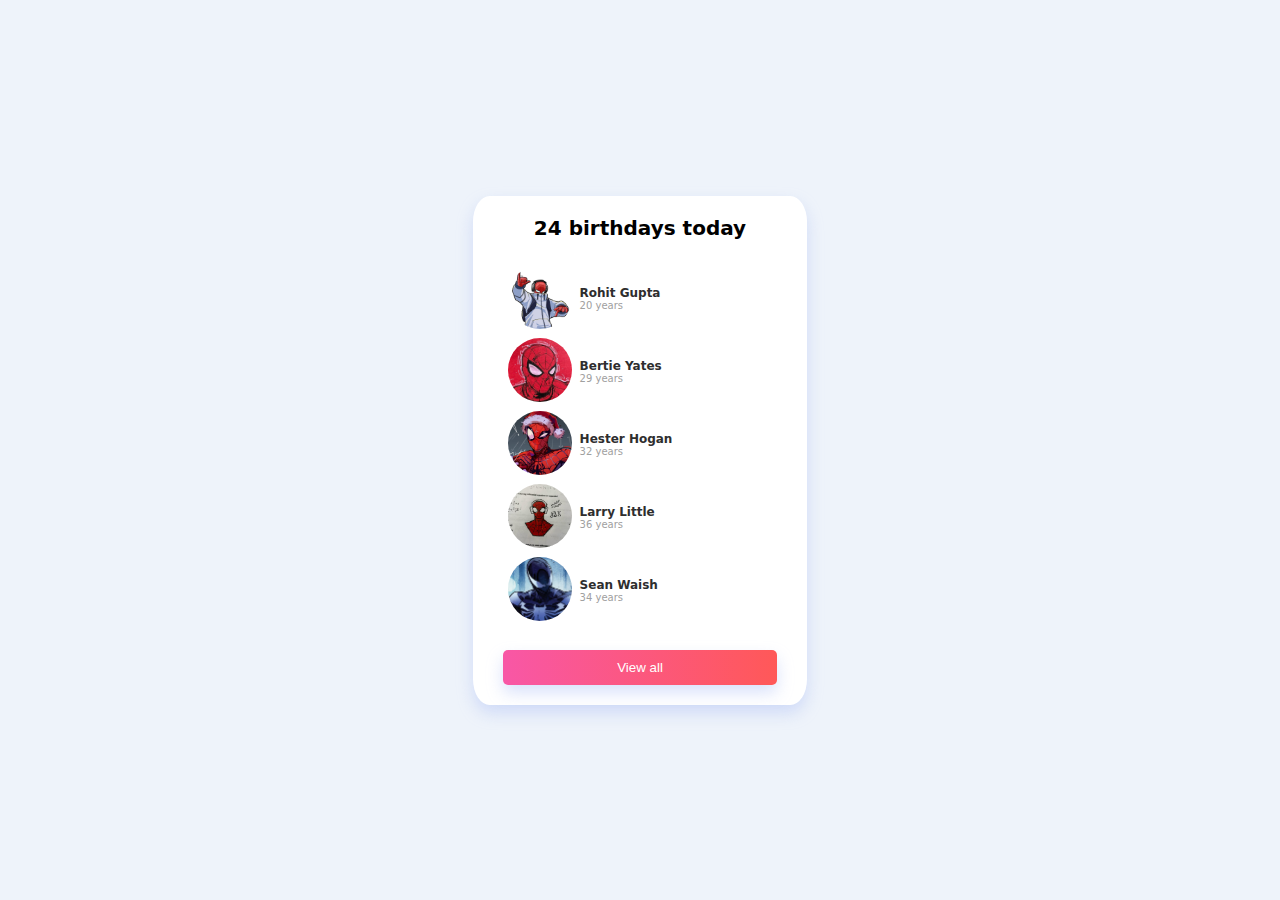
<file: web-work/birthday-list/index.html>
<!DOCTYPE html>
<html lang="en">
<head>
    <meta charset="UTF-8">
    <meta name="viewport" content="width=device-width, initial-scale=1.0">
    <title>Birthday list</title>
    <link rel="stylesheet" href="style.css">
</head>
<body>

    <div class="wrapper">

        <div class="counts">
            <h1>24 birthdays today</h1>
        </div>

        <div class="list">
            <ul>

                <li class="list-item">

                    <div class="profile-image">
                        <img src="images/img1.jpg" alt="">
                    </div>

                    <div class="profile-info">
                        <h1>Rohit Gupta</h1>
                        <p>20 years</p>
                    </div>
                </li>

                <li class="list-item">

                    <div class="profile-image">
                        <img src="images/img2.jpg" alt="">
                    </div>

                    <div class="profile-info">
                        <h1>Bertie Yates</h1>
                        <p>29 years</p>
                    </div>
                </li>

                <li class="list-item">

                    <div class="profile-image">
                        <img src="images/img3.jpg" alt="">
                    </div>

                    <div class="profile-info">
                        <h1>Hester Hogan</h1>
                        <p>32 years</p>
                    </div>
                </li>

                <li class="list-item">

                    <div class="profile-image">
                        <img src="images/img4.jpg" alt="">
                    </div>

                    <div class="profile-info">
                        <h1>Larry Little</h1>
                        <p>36 years</p>
                    </div>
                </li>

                <li class="list-item">

                    <div class="profile-image">
                        <img src="images/img5.jpg" alt="">
                    </div>

                    <div class="profile-info">
                        <h1>Sean Waish</h1>
                        <p>34 years</p>
                    </div>
                </li>
            </ul>
        </div>

        <div class="view-all">
            <button>View all</button>
        </div>
    </div>
</body>
</html>
</file>
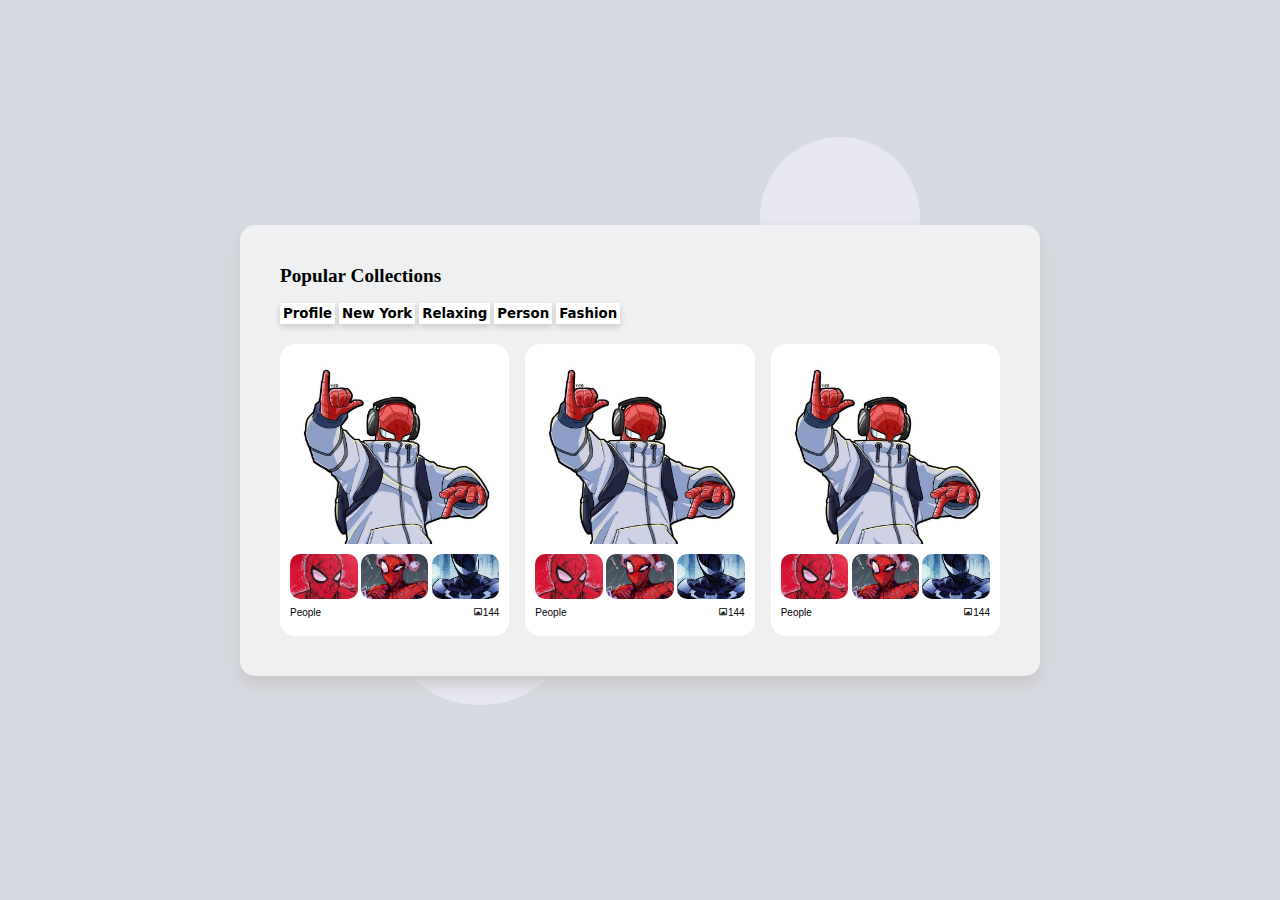
<file: web-work/collections-list/index.html>
<!DOCTYPE html>
<html lang="en">
<head>
    <meta charset="UTF-8">
    <meta name="viewport" content="width=device-width, initial-scale=1.0">
    <title>Collection List</title>
    <link href='https://unpkg.com/boxicons@2.1.4/css/boxicons.min.css' rel='stylesheet'>
    <link rel="stylesheet" href="style.css">
</head>
<body>
    
    <div class="wrapper">

        <div class="circle1"></div>
        <div class="circle2"></div>

        <div class="top">

            <h1>Popular Collections</h1>

            <div class="options">
                <button>Profile</button>
                <button>New York</button>
                <button>Relaxing</button>
                <button>Person</button>
                <button>Fashion</button>
            </div>
        </div>

        <div class="list">

            <div class="item">

                <div class="main-image">
                    <img src="images/img1.jpg" alt="">
                </div>

                <div class="other-images">
                    <img src="images/img2.jpg" alt="">
                    <img src="images/img3.jpg" alt="">
                    <img src="images/img5.jpg" alt="">
                </div>

                <div class="bottom">
                    <p>People</p>
                    <p class="count"><i class='bx bx-image-alt' ></i>144</p>
                </div>
            </div>

            <div class="item">

                <div class="main-image">
                    <img src="images/img1.jpg" alt="">
                </div>

                <div class="other-images">
                    <img src="images/img2.jpg" alt="">
                    <img src="images/img3.jpg" alt="">
                    <img src="images/img5.jpg" alt="">
                </div>

                <div class="bottom">
                    <p>People</p>
                    <p class="count"><i class='bx bx-image-alt' ></i>144</p>
                </div>
            </div>

            <div class="item">

                <div class="main-image">
                    <img src="images/img1.jpg" alt="">
                </div>

                <div class="other-images">
                    <img src="images/img2.jpg" alt="">
                    <img src="images/img3.jpg" alt="">
                    <img src="images/img5.jpg" alt="">
                </div>

                <div class="bottom">
                    <p>People</p>
                    <p class="count"><i class='bx bx-image-alt' ></i>144</p>
                </div>
            </div>
        </div>
    </div>
</body>
</html>
</file>
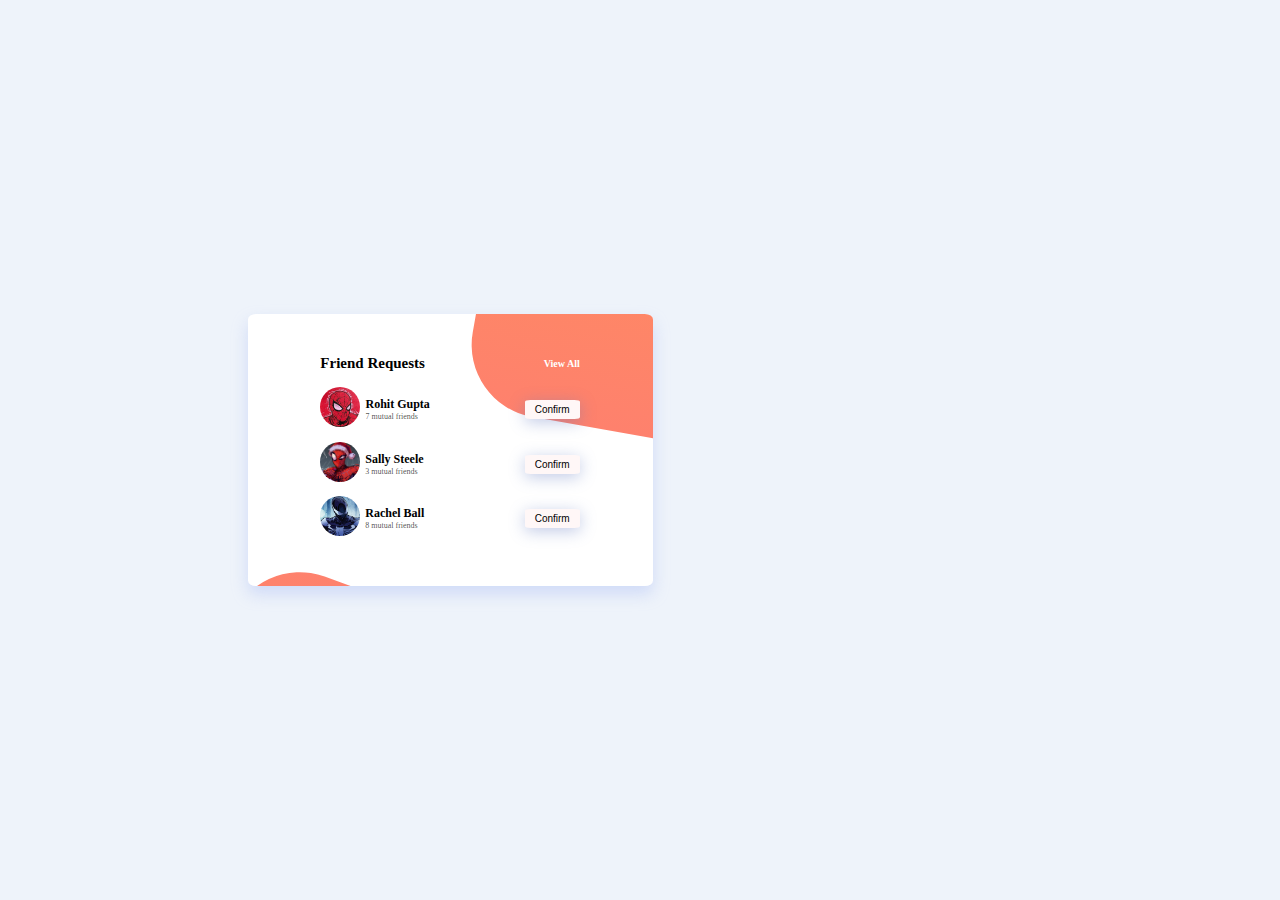
<file: web-work/friend-requests/index.html>
<!DOCTYPE html>
<html lang="en">
<head>
    <meta charset="UTF-8">
    <meta name="viewport" content="width=device-width, initial-scale=1.0">
    <title>Friend Requests</title>
    <link rel="stylesheet" href="style.css">
</head>
<body>
    
    <div class="wrapper">

        
        <div class="upper-bg"></div>
        <div class="lower-bg"></div>

        <div class="container">
            <div class="headers">
                <h1 class="requests">Friend Requests</h1>
                <h1 class="view-all">View All</h1>
            </div>
    
            <div class="list">
                <ul>
                    <li><div class="list-item">
        
                        <div class="profile-info">

                            <div class="profile-pic">
                                <img src="img.jpg" alt="">
                            </div>

                            <div class="profile-name">
                                <h1>Rohit Gupta</h1>
                                <p>7 mutual friends</p>
                            </div>
                        </div>
    
                        <div class="confirm-btn">
                            <button>Confirm</button>
                        </div>
                    </div></li>
    
                    <li><div class="list-item">
        
                        <div class="profile-info">

                            <div class="profile-pic">
                                <img src="img1.jpg" alt="">
                            </div>

                            <div class="profile-name">
                                <h1>Sally Steele</h1>
                                <p>3 mutual friends</p>
                            </div>
                        </div>
    
                        <div class="confirm-btn">
                            <button>Confirm</button>
                        </div>
                    </div></li>
    
                    <li><div class="list-item">
        
                        <div class="profile-info">

                            <div class="profile-pic">
                                <img src="img2.jpg" alt="">
                            </div>

                            <div class="profile-name">
                                <h1>Rachel Ball</h1>
                                <p>8 mutual friends</p>
                            </div>
                        </div>
    
                        <div class="confirm-btn">
                            <button>Confirm</button>
                        </div>
                    </div></li>
                </ul>
            </div>
        </div>
    </div>
</body>
</html>
</file>
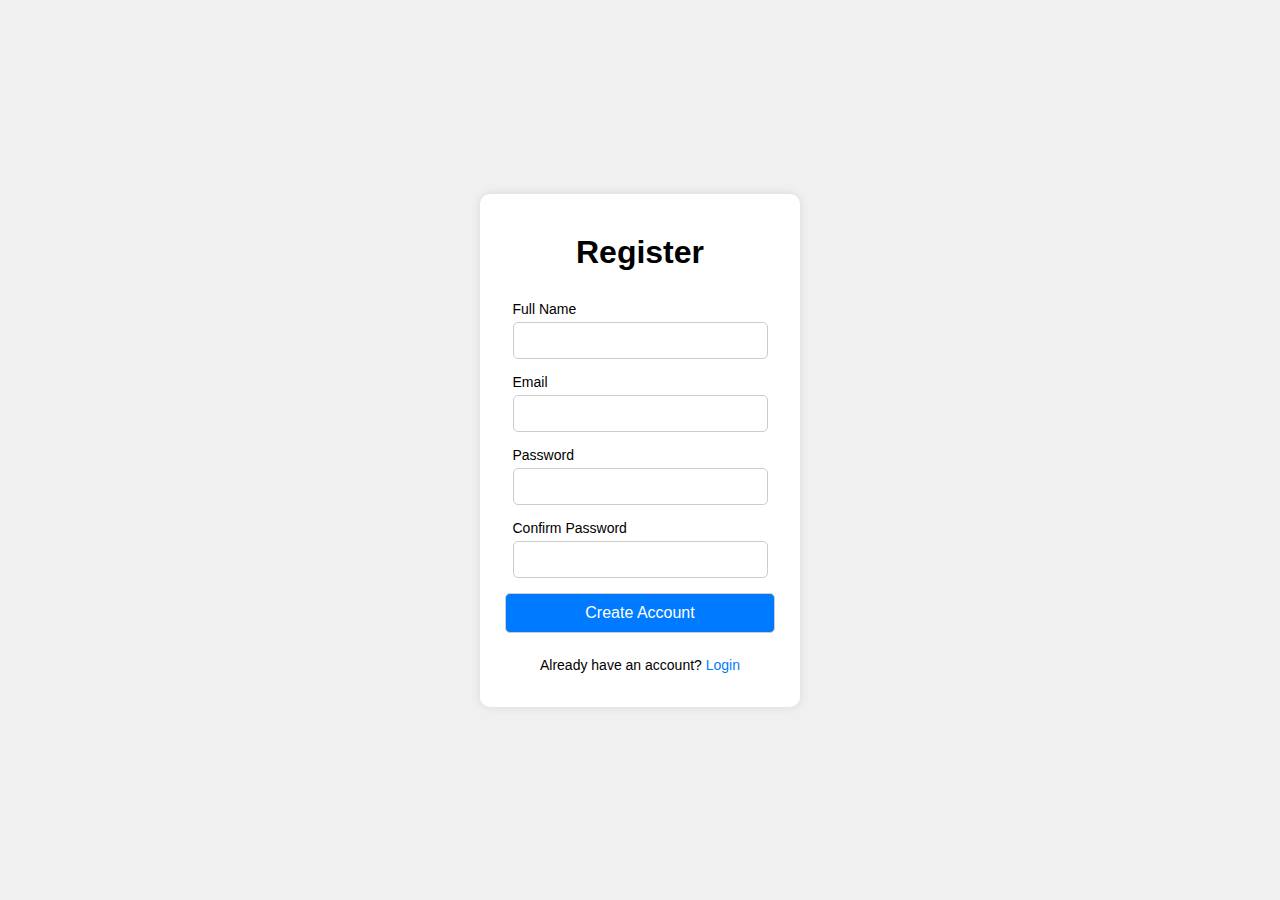
<file: web-work/home-page/index.html>
<!DOCTYPE html>
<html lang="en">
<head>
    <meta charset="UTF-8">
    <meta name="viewport" content="width=device-width, initial-scale=1.0">
    <title>Registration Page</title>
    <link rel="stylesheet" href="style.css">
</head>
<body>

    <div class="wrapper">
        <form action="/label" method="post">
            <h1>Register</h1>

            <div class="input-group">
                <label for="full-name">Full Name</label>
                <input type="text" name="full-name" id="full-name">
            </div>

            <div class="input-group">
                <label for="email">Email</label>
                <input type="text" name="email" id="email">
            </div>

            <div class="input-group">
                <label for="password">Password</label>
                <input type="text" name="passwor" id="password">
            </div>

            <div class="input-group">
                <label for="confirm-pass">Confirm Password</label>
                <input type="text" name="confirm-pass" id="confirm-pass">
            </div>

            <div class="button">
                <button type="submit">Create Account</button>
            </div>

            <div class="login">
                <p>Already have an account? <a href="#">Login</a></p>
            </div>
        </form>
    </div>
</body>
</html>
</file>
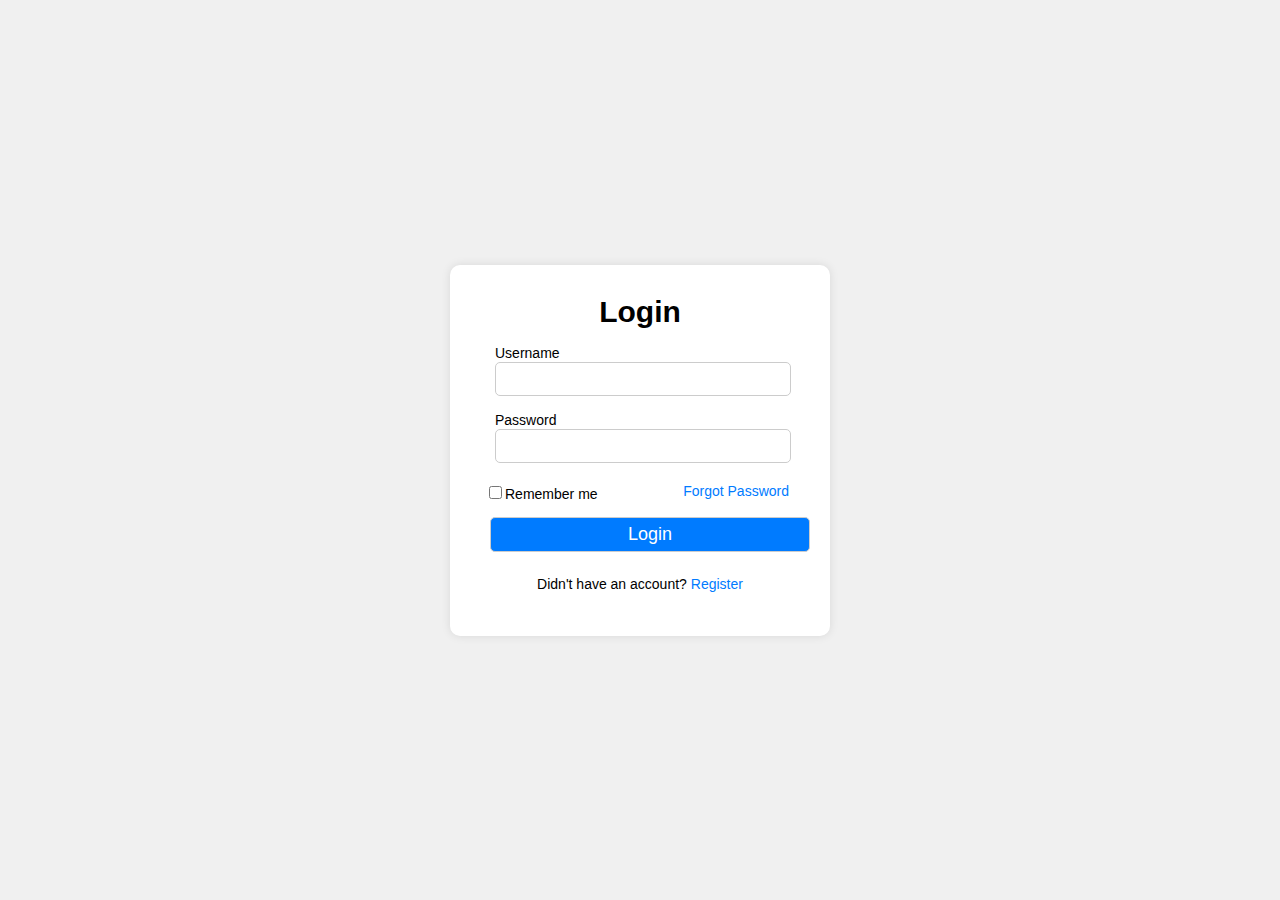
<file: web-work/login-page/index.html>
<!DOCTYPE html>
<html lang="en">
<head>
    <meta charset="UTF-8">
    <meta name="viewport" content="width=device-width, initial-scale=1.0">
    <title>Login Page1</title>
    <link rel="stylesheet" href="stylesheet.css">
</head>
<body>
    
    <div class="login-wrapper">
        <form action="/label" method="post">

            <h1>Login</h1>

            <div class="input-group">
                <label for="username">Username</label>
                <input type="text" name="username" id="username">
            </div>

            <div class="input-group">
                <label for="password">Password</label>
                <input type="text" name="username" id="password">
            </div>

            <div class="remember-forget">
                <label for="remember-me"><input type="checkbox" name="remember-me" id="remember-me">Remember me</label>
                <a href="#home">Forgot Password</a>
            </div>

            <div class="login-btn">
                <button type="submit">Login</button>
            </div>

            <div class="register">
                <p>Didn't have an account?<a href=""> Register</a></p>
            </div>
        </form>
    </div>
</body>
</html>
</file>
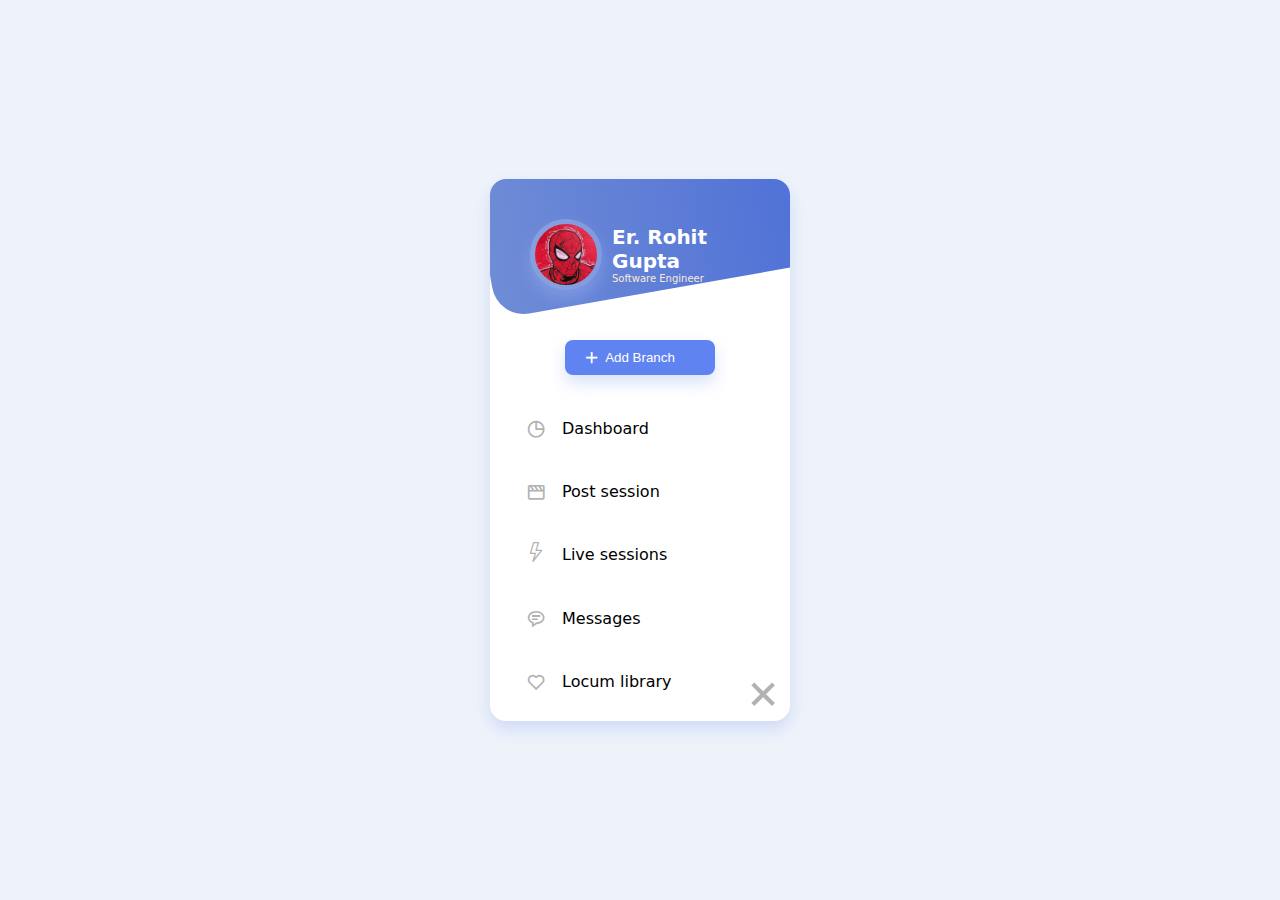
<file: web-work/mobile-menu/index.html>
<!DOCTYPE html>
<html lang="en">
<head>
    <meta charset="UTF-8">
    <meta name="viewport" content="width=device-width, initial-scale=1.0">
    <title>Document</title>
    <link href='https://unpkg.com/boxicons@2.1.4/css/boxicons.min.css' rel='stylesheet'>
    <link rel="stylesheet" href="https://cdn.jsdelivr.net/npm/bootstrap-icons@1.10.5/font/bootstrap-icons.css">
    <link rel="stylesheet" href="style.css">
</head>
<body>

    <div class="wrapper">

        <div class="blue-bg"></div>

        <div class="profile-info">
            <img src="img.jpg" alt="">

            <div class="profile-name">
                <h1>Er. Rohit Gupta</h1>
                <p>Software Engineer</p>
            </div>
        </div>

        <div class="btn">
            <button><i class='bx bx-plus' ></i>Add Branch</button>
        </div>

        <div class="options">

            <p><i class='bx bx-pie-chart-alt' ></i>Dashboard</p>
            <p><i class='bx bx-movie' ></i>Post session</p>
            <p><i class="bi bi-lightning"></i>Live sessions</p>
            <p><i class='bx bx-message-rounded-detail' ></i>Messages</p>
            <p><i class='bx bx-heart' ></i>Locum library</p>
        </div>

        <div class="close">
            <i class='bx bx-plus' ></i>
        </div>
    </div>
    
</body>
</html>
</file>
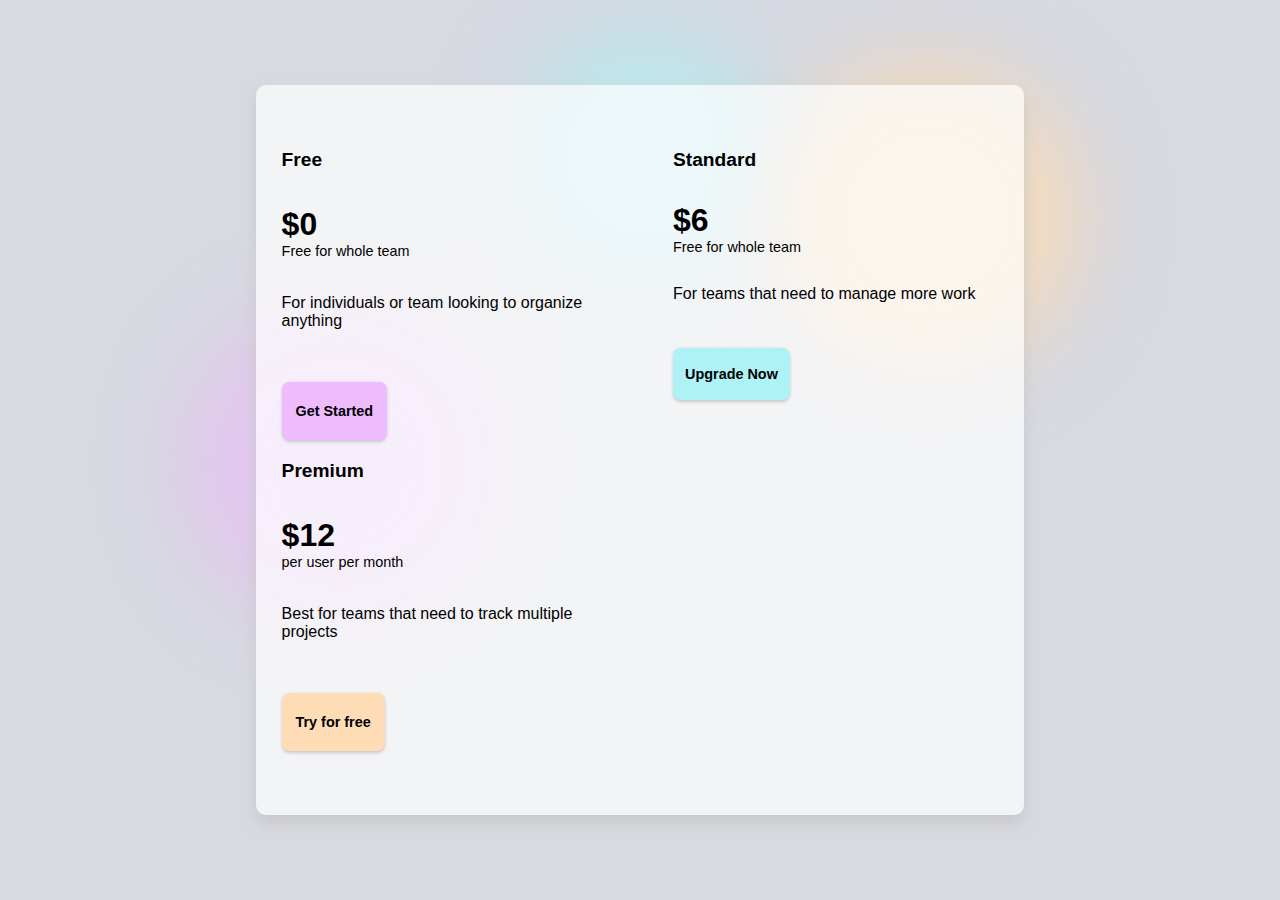
<file: web-work/pricing-table/index.html>
<!DOCTYPE html>
<html lang="en">
<head>
    <meta charset="UTF-8">
    <meta name="viewport" content="width=device-width, initial-scale=1.0">
    <title>Pricing Table</title>
    <link rel="stylesheet" href="style.css">
</head>
<body>

    <div class="bg-circles">
        <div class="circle1"></div>
        <div class="circle2"></div>
        <div class="circle3"></div>    
    </div>
    
    <div class="wrapper">

        <div class="price-info">
            <h1 class="type">Free</h1>
            <h1 class="price">$0</h1>
            <p class="user-type">Free for whole team</p>
            <p class="decription">For individuals or team looking to organize anything</p>

            <div class="btn">
                <button class="free-btn">Get Started</button>
            </div>
        </div>

        <div class="price-info">
            <h1 class="type">Standard</h1>
            <h1 class="price">$6</h1>
            <p class="user-type">Free for whole team</p>
            <p class="decription">For teams that need to manage more work</p>

            <div class="btn">
                <button class="standard-btn">Upgrade Now</button>
            </div>
        </div>

        <div class="price-info">
            <h1 class="type">Premium</h1>
            <h1 class="price">$12</h1>
            <p class="user-type">per user per month</p>
            <p class="decription">Best for teams that need to track multiple projects</p>

            <div class="btn">
                <button class="premium-btn">Try for free</button>
            </div>
        </div>
    </div>
</body>
</html>
</file>
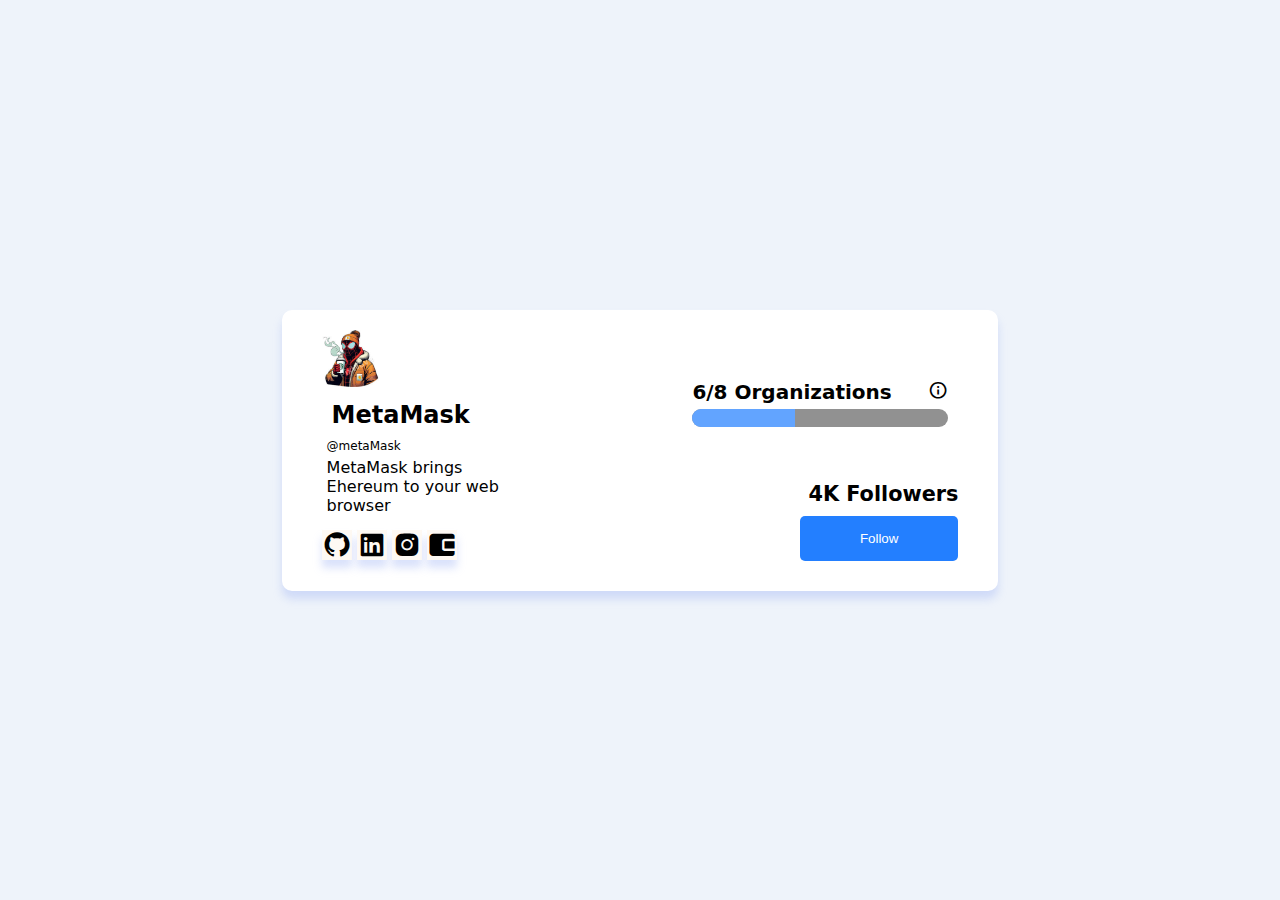
<file: web-work/profile-header/index.html>
<!DOCTYPE html>
<html lang="en">
<head>
    <meta charset="UTF-8">
    <meta name="viewport" content="width=device-width, initial-scale=1.0">
    <title>Profile Header</title>
    <link rel="stylesheet" href="style.css">
    <link href='https://unpkg.com/boxicons@2.1.4/css/boxicons.min.css' rel='stylesheet'>
</head>
<body>
    
    <div class="wrapper">

        <div class="left-section">

            <div class="profile-image">
                <img src="images/images.jpeg" alt="">
            </div>

            <div class="profile-info">
                <h1>MetaMask</h1>
                <p>@metaMask</p>
                <p class="more-info">MetaMask brings Ehereum to your web browser</p>
            </div>

            <div class="socials">
                <i class='bx bxl-github' ></i>
                <i class='bx bxl-linkedin-square' ></i>
                <i class='bx bxl-instagram-alt' ></i>
                <i class='bx bxs-wallet-alt' ></i>
            </div>
        </div>

        <div class="right-section">

            <div class="progress">
                <h1>6/8 Organizations <i class='bx bx-info-circle' ></i></h1>

                <div class="progress-bar">
                    <div class="bar"></div>
                </div>
            </div>

            <div class="right-bottom">
                <h1>4K Followers</h1>

                <div class="follow-btn">
                    <button>Follow</button>
                </div>
            </div>
        </div>
    </div>
</body>
</html>
</file>
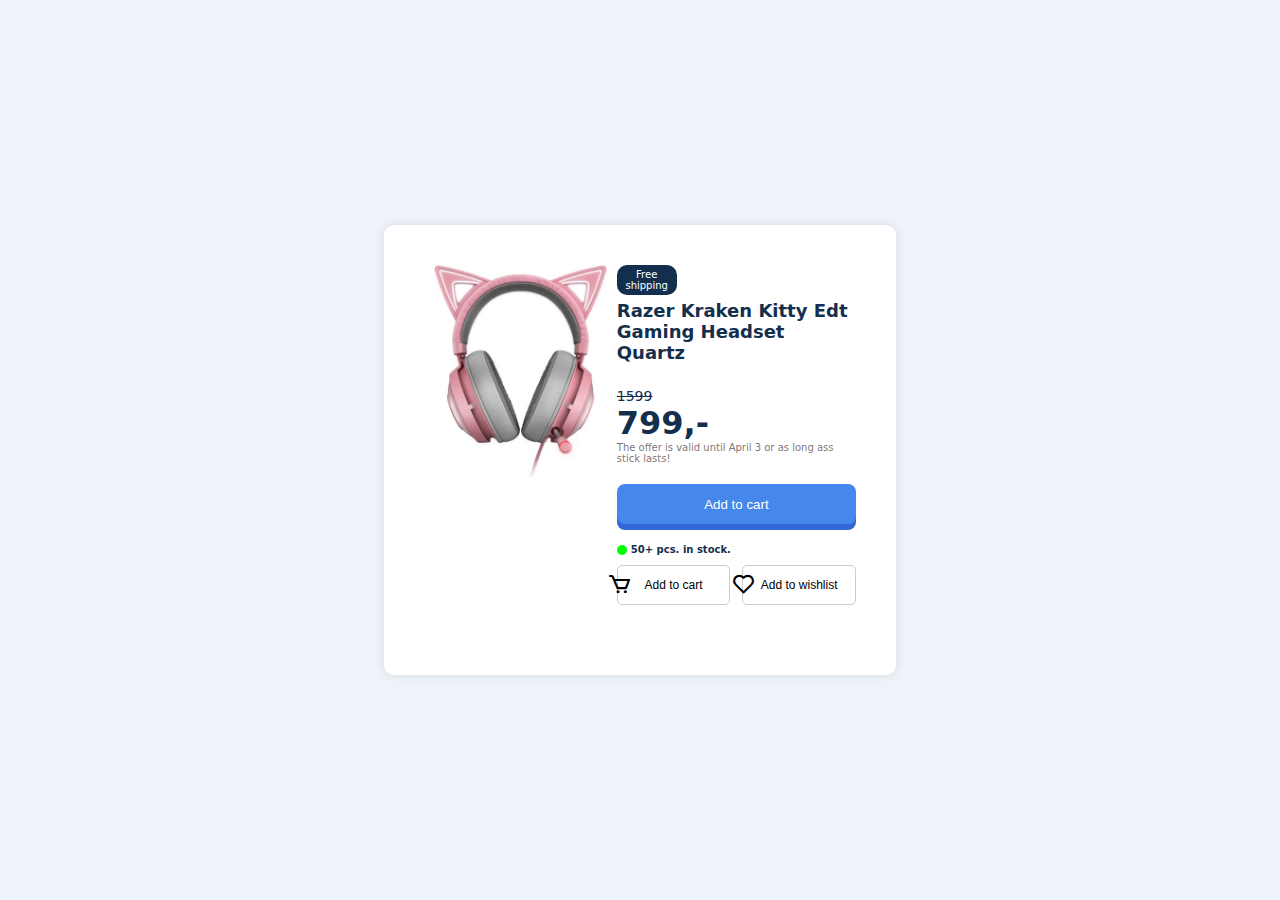
<file: web-work/shopping-kart/index.html>
<!DOCTYPE html>
<html lang="en">
<head>
    <meta charset="UTF-8">
    <meta name="viewport" content="width=device-width, initial-scale=1.0">
    <title>Shopping</title>
    <link href='https://unpkg.com/boxicons@2.1.4/css/boxicons.min.css' rel='stylesheet'>
    <link rel="stylesheet" href="style.css">
</head>
<body>

    <div class="wrapper">

        <img src="img.png" alt="">

        <div class="info-group">
            <p class="free-shipping">Free shipping</p>
            <h1 class="title">Razer Kraken Kitty Edt Gaming Headset Quartz</h1>
            <p class="old-price"><s>1599</s></p>
            <h1 class="price">799,-</h1>
            <p class="stock-detail">The offer is valid until April 3 or as long ass stick lasts!</p>

            <button class="main-button">Add to cart</button>
            
            <div class="stock-info">
                <span class="circle"></span>
                <p>50+ pcs. in stock.</p>
            </div>
            
            <div class="options">
                <button><i class='bx bx-cart' ></i>Add to cart</button>
                <button><i class='bx bx-heart' ></i>Add to wishlist</button>
            </div>
        </div>
    </div>
    
</body>
</html>
</file>
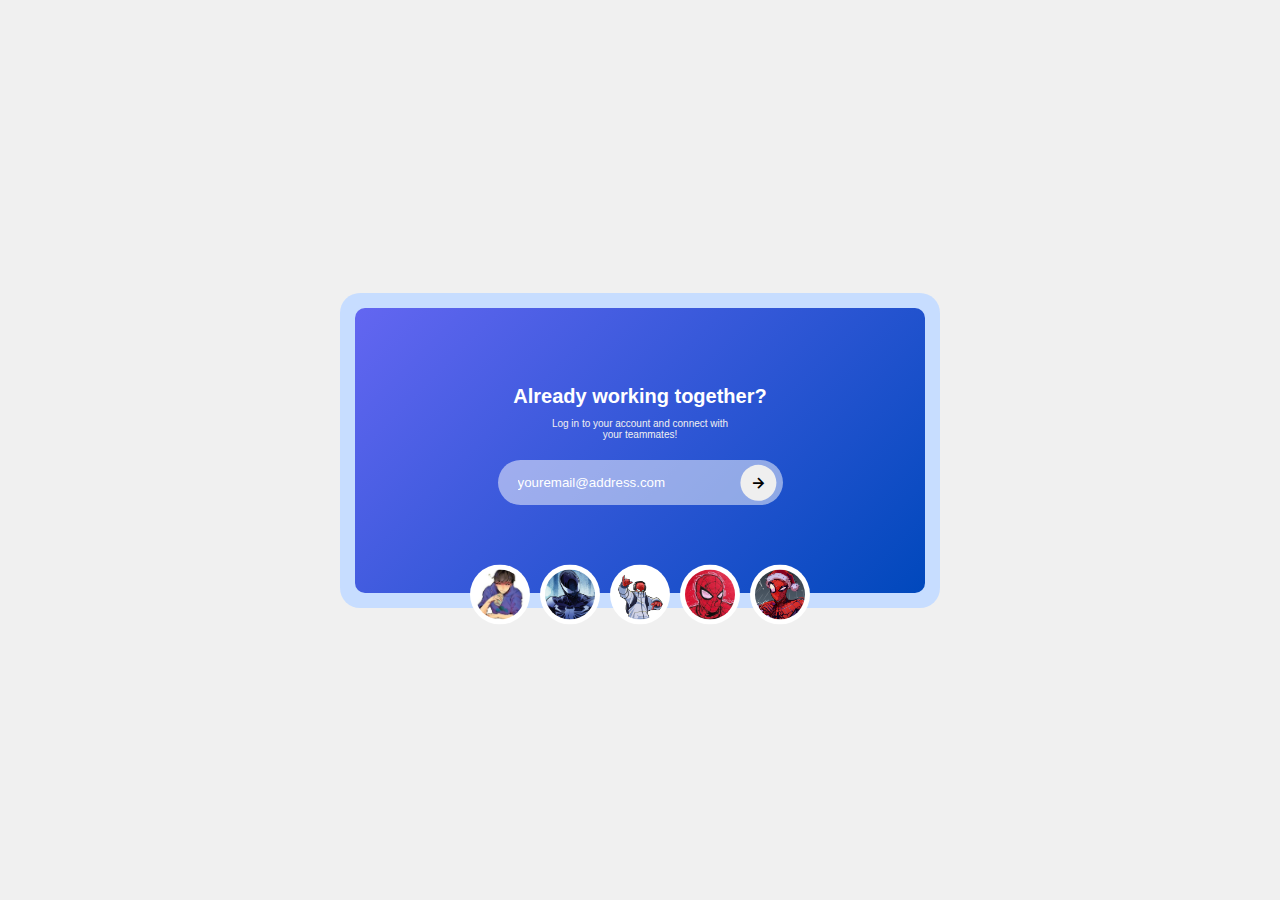
<file: web-work/social-link/index.html>
<!DOCTYPE html>
<html lang="en">
<head>
    <meta charset="UTF-8">
    <meta name="viewport" content="width=device-width, initial-scale=1.0">
    <title>Social Page</title>
    <link rel="stylesheet" href="style.css">
    <link href='https://unpkg.com/boxicons@2.1.4/css/boxicons.min.css' rel='stylesheet'>
</head>
<body>

    <div class="wrapper">
        <div class="container">
            <h1>Already working together?</h1>
            <p>Log in to your account and connect with your teammates!</p>
    
            <div class="email-form">
                <form action="submit" method="post">
    
                    <input type="text" placeholder="youremail@address.com">
                    <button type="submit">                    <i class='bx bx-right-arrow-alt' ></i>                    </button>
                </form>
            </div>
        </div>

        <div class="bottom-images">
            <img src="img1.jpg" alt="">
            <img src="img2.jpg" alt="">
            <img src="img3.jpg" alt="">
            <img src="img4.jpg" alt="">
            <img src="img5.jpg" alt="">
        </div>
    </div>
</body>
</html>
</file>
<file: web-work/birthday-list/style.css>
*{
    margin: 0;
    padding: 0;
    box-sizing: border-box;
}

body {
    display: flex;
    justify-content: center;
    align-items: center;
    height: 100vh;
    font-family: system-ui, -apple-system, BlinkMacSystemFont, 'Segoe UI', Roboto, Oxygen, Ubuntu, Cantarell, 'Open Sans', 'Helvetica Neue', sans-serif;
    background: #EEF3FA;
}


img {
    width: 5vw; /* 10% of viewport width */
    height: 5vw;
    max-width: 80px;
    max-height: 80px;
    border-radius: 50%;
    object-fit: cover;
}


.wrapper{
    display: flex;
    justify-content: center;
    align-items: center;
    flex-direction: column;
    padding: 20px 30px;
    border-radius: 5%;
    background-color: white;
    box-shadow: 0 0.5rem 1rem #a2b7f665;
}

.wrapper h1{
    font-size: 20px;
    text-align: left;
    align-self: flex-start; /* Add this */
}

.wrapper .list {
    align-self: flex-start; /* Aligns the list box to the left of the wrapper */
    margin: 20px 100px 20px 0;

}


.list ul{
    list-style: none;
}

.wrapper .list .list-item{
    display: flex;
    gap: .5rem;
    align-items: center;
    width: fit-content; /* or set a fixed width if you prefer */
    margin: 5px;
}

.profile-info h1{
    font-size: 12px;
    color: #2E2E2E;
}

.profile-info p{
    font-size: 10px;
    color: #A0A0A0;
}

.view-all{
    width: 100%;
}

.view-all button{
    width: 100%;
    padding: 10px;
    border-radius: 5px;
    border: #ccc;
    background: linear-gradient(to right, #F857A6, #FF5858);
    color: white;
    box-shadow: 0 0.5rem 1rem #a2b7f665;

}
</file>
<file: web-work/collections-list/style.css>
*{
    margin: 0;
    padding: 0;
    box-sizing: border-box;
}

body{
    display: flex;
    justify-content: center;
    align-items: center;
    height: 100vh;
    font-family: Georgia, 'Times New Roman', Times, serif;
    background: #D8DAE2;
}

.wrapper{
    width: 90vw;
    max-width: 800px;
    /* height: 50vh; */
    display: flex;
    /* justify-content: center; */
    /* align-items: center; */
    flex-direction: column;
    /* overflow: hidden; */
    background: #EEF0F2;
    border-radius: 15px;
    padding: 40px;
    position: relative;
    box-shadow: 0 .5rem 1rem #c8c8c8;
}

.wrapper .top{
    display: flex;
    flex-direction: column;
    align-items: flex-start;
    gap: 1rem;
    margin: 0 0 20px 0;
    /* border: 1px solid; */
}

.wrapper .top h1{
    font-size: 1.2rem;

}

.wrapper .top .options button{
    border: 10px;
    padding: 3px;
    background: white;
    font-family: system-ui, -apple-system, BlinkMacSystemFont, 'Segoe UI', Roboto, Oxygen, Ubuntu, Cantarell, 'Open Sans', 'Helvetica Neue', sans-serif;
    font-weight: 600;
    box-shadow: 0 .2rem .4rem #c8c8c8;
}

.wrapper .list{
    display: flex;
    flex-direction: row;
    gap: 1rem;
}

.wrapper .list .item{
    background: white;
    padding: 10px;
    width: 100%;
    border-radius: 15px;
    transition: .4s;
}

.wrapper .list .item .main-image{
    width: 100%;
    height: 20vh;
    /* border: 1px solid; */
    margin: 10px 0;
}

.wrapper .list .item .main-image img{

    width: 100%;
    height: 100%;
    object-fit: cover;
}

.wrapper .list .item .other-images{
    display: flex;
    justify-content: space-around;
    flex-wrap: nowrap;
    gap: .2rem;
}

.wrapper .list .item .other-images img{
    object-fit: cover;
    border-radius: 10px;
    width: 7.5vh;
    height: 5vh;
}

.wrapper .list .item .bottom{
    display: flex;
    justify-content: space-between;
    margin: 8px 0;
}

.wrapper .list .item .bottom p{
    font-size: 10px;
    font-family: sans-serif;
}

.wrapper .circle1{
    position: absolute;
    padding: 80px;
    background: black;
    z-index: -1;
    transform: translate(300%,-80%);
    border-radius: 50%;
    background: #E7E7F1;
}

.wrapper .circle2{
    position: absolute;
    padding: 100px;
    background: black;
    z-index: -1;
    transform: translate(50%,120%);
    border-radius: 50%;
    background: #E7E7F1;
}

.wrapper .list .item:hover {
    transform: translateY(-5px);
}
</file>
<file: web-work/friend-requests/style.css>
*{
    margin: 0;
    padding: 0;
    box-sizing: border-box;
}

body{
    display: flex;
    justify-content: center;
    height: 100vh;
    max-width: 100vh;
    align-items: center;
    overflow: hidden;
    background: #EEF3FA;
}

.wrapper{
    display: flex;
    justify-content: center;
    align-items: center;
    width: 45%;
    flex-direction: column;
    background: white;
    box-shadow: 0 0.5rem 1rem #a2b7f665;
    border-radius: 2%;
    overflow: hidden;
    position: relative;
}

.wrapper .container{
    padding: 10%;    
    overflow: hidden;
    z-index: 1;
}

.wrapper .headers{
    display: flex;
    width: 100%; /* Ensure it spans the full width of the wrapper */
    justify-content: space-between;
    align-items: center;
    margin-bottom: 10px;
}

.headers .requests{
    font-size: 15px;
}

.headers .view-all{
    font-size: 10px;
    color: white;
}

img{
    width: 20%;
    height: 20%;
    object-fit: cover;
    /* border: 1px solid; */
}

ul {
    list-style-type: none; /* Hides the list dots/bullets */
    padding-left: 0; /* Removes the left padding from the list */
}

.list{
    display: flex;
    /* flex-direction: column; */
}

.list .list-item{
    display: flex;
    align-items: center;
    padding: 2% 0%;
    justify-content: space-between;
    /* border: 1px solid; */
}

.list-item .profile-info{
    display: flex;
    flex-direction: row;
    /* border: 1px solid; */
    margin: 0 100px 0 0;
    gap: 5%;
    align-items: center; /* Vertically center the items */
}


.list-item .profile-pic img {
    width: 40px; /* Control the image size */
    height: 40px;
    border-radius: 50%; /* Optional, for a rounded image */
}


.list-item .profile-info h1{
    font-size: 12px;
    white-space: nowrap; /* Prevents text from wrapping into multiple lines */
}

.list-item .profile-info p{
    font-size: 8px;
    color: rgba(0, 0, 0, .7);
}

.wrapper .upper-bg{
    padding: 60% 60%;
    background: linear-gradient(#FF9555,#FE816D);
    border-radius: 15%;
    position: absolute;
    transform: translate(60% , -50%) rotate(10deg);
}

.wrapper .lower-bg{
    padding: 60% 60%;
    background: linear-gradient(#FE816D,#FF9555);
    border-radius: 15%;
    position: absolute;
    transform: translate(-10% , 85%) rotate(20deg);
}

.list-item button{
    background-color: rgb(255, 247, 247);
    border: none;
    outline: none;
    font-size: 10px;
    padding: 4px 10px;
    border-radius: 10%;
    box-shadow: 0 0.2rem 1rem #627abf65;
}
</file>
<file: web-work/home-page/style.css>
* {
    box-sizing: border-box;
}

a{
    text-decoration: none;
    color: #007BFF;
}

body{
    margin: 0px;
    font-family: Arial, Helvetica, sans-serif;
    background: #f0f0f0;
    display: flex;
    justify-content: center;
    align-items: center;
    height: 100vh;
}

.wrapper{
    background-color: white;
    border-radius: 10px;
    padding: 10px;
    width: 320px;
    margin: 10px;
    box-shadow: 0 0 10px rgba(0,0,0,0.1);
}

.wrapper h1{
    text-align: center;
    margin: 30px;
}

.input-group{
    margin: 15px auto;
    width: 85%;
}

.input-group input{
    width: 100%;
    padding: 10px;
    /* height: 35px; */
    border-radius: 5px;
    border: 1px solid #ccc;
}

.input-group label{
    font-size: 14px;
    display: block;
    margin-bottom: 5px;
}

.button{
    width: 100%;
    display: flex;
    justify-content: center;
}

.button button{
    width: 90%;
    background: #007BFF;
    color: white;
    border-radius: 5px;
    padding: 10px;
    font-size: 16px;
    border: 1px solid #ccc;
}

.login{
    display: flex;
    justify-content: center;
    padding: 10px;
    font-size: 14px;
}
</file>
<file: web-work/login-page/stylesheet.css>
body{
    margin: 0px;
    background: #f0f0f0;
    font-family: Arial, Helvetica, sans-serif;
    display: flex;
    justify-content: center;
    align-items: center;
    height: 100vh;
}
a{
    color: #007BFF;
    text-decoration: none;
}

.login-wrapper{
    background-color: white;
    width: 320px;
    padding: 30px 30px;
    box-shadow: 0 0 10px rgba(0,0,0,0.1);
    border-radius: 10px;
}

.login-wrapper h1{
    padding: 0px;
    margin: 0px;
    font-size: 30px;
    display: flex;
    justify-content: center;
}

.input-group{
    margin: 15px;
}

.input-group input{
    width: 100%;
    height: 30px;
    border-radius: 5px;
    border: 1px solid #ccc;
}

.input-group label{
    font-size: 14px;
}

.remember-forget{
    padding: 5px;
    width: 95%;
    display: flex;
    justify-content: space-between;
    font-size: 14px;
}

.login-btn{
    padding: 10px;
    display: flex;
    justify-content: center;
    width: 100%;
}

.login-btn button{
    width: 100%;
    height: 35px;
    background: #007BFF;
    color: white;
    border-radius: 5px;
    font-size: 18px;
    border: 1px solid #ccc;
}

.register{
    margin: 0px;
    padding: 0px;
    display: flex;
    justify-content: center;
    font-size: 14px;
}

@media (max-width: 600px) {
    .login-wrapper {
        width: 90%;
    }
}
</file>
<file: web-work/mobile-menu/style.css>
*{
    margin: 0;
    padding: 0;
    box-sizing: border-box;
}

body{
    display: flex;
    justify-content: center;
    align-items: center;
    background: #EEF3FA;
    font-family: system-ui, -apple-system, BlinkMacSystemFont, 'Segoe UI', Roboto, Oxygen, Ubuntu, Cantarell, 'Open Sans', 'Helvetica Neue', sans-serif;
    height: 100vh;
}

.wrapper{
    background: white;
    width: 40%;
    max-width: 300px;
    position: relative;
    overflow: hidden;
    border-radius: 1rem;
    display: flex;
    justify-content: center;
    flex-direction: column;
    box-shadow: 0 0.5rem 1rem #a2b7f665;
}

.wrapper .blue-bg {
    width: 120%;
    height: 150px;
    top: -2.5rem;
    left: -.5rem;
    position: absolute;
    background: linear-gradient(to right, #6f8cd6, #4c6ed7);
    border-bottom-left-radius: 2rem;
    transform: rotate(-10deg);
}

.wrapper .profile-info{
    display: flex;
    align-items: center;
    position: relative;
    margin: 30px;
    color: white;
}

.wrapper .profile-info h1{
    font-size: 20px;
}

.wrapper .profile-info p{
    font-size: 10px;
    color: antiquewhite;
}

.wrapper .profile-info img{
    width: 30%;
    height: 30%;
    padding: 5px;
    /* height: auto; */
    object-fit: scale-down;
    /* border: 1px solid #ccc; */
    margin: 10px;
    border-radius: 50%;
    background: rgba(255, 255, 255, .2);
    box-shadow: 0 .5rem 1rem #a2b7f665;
}

.wrapper .btn{
    display: flex;
    justify-content: center;
}

.btn button{
    width: 50%;
    padding: 10px;
    background: #5f83f0;
    outline: none;
    border: none;
    box-shadow: 0 0.5rem 1rem #a2b7f665;
    border-radius: .5rem;
    margin: 10px;
    color: white;
}

.btn i{
    position: absolute;
    transform: translate(-120%, -10%);
    font-size: 1.2rem;
    /* margin-right: 8px; */
}

.wrapper .options{
    display: flex;
    flex-direction: column;
    margin: 30px 20px;
    gap: 2.5rem;
    /* opacity: 80%; */
}

.wrapper .options i{
    margin: 0 1rem;
    opacity: 30%;
    font-size: 20px;
    transform: translateY(20%);
}

.wrapper .close{
    text-align: right;
}
.wrapper .close i{
    position: absolute;
    margin: -20px;
    transform: rotate(45deg);
    font-size: 50px;
    transform: translate(-2rem, -2rem) rotate(45deg);
    font-weight: lighter;
    opacity: 30%;
}
</file>
<file: web-work/pricing-table/style.css>
*{
    margin: 0;
    padding: 0;
    box-sizing: border-box;
    /* border:  1px solid; */
}

body{

    display: flex;
    justify-content:  center;
    align-items: center;
    height: 100vh;
    font-family: Arial, Helvetica, sans-serif;
    background: #D8DAE2;
}

.wrapper {
    display: grid;
    grid-template-columns: repeat(auto-fill, minmax(240px, 1fr));
    gap: 20px;
    padding: 5% 2%;
    justify-items: center;
    width: 60%;
    background: rgba(255, 255, 255, .7);
    border-radius: 10px;
    box-shadow: 0 .5rem 1rem #c8c8c8;
    position: relative;
    z-index: 1;
    overflow: hidden;
}

.wrapper .price-info{
    display: flex;
    flex-direction: column;

}

.wrapper .price-info .type{
    font-size: 120%;
    margin: 5% 0;
    margin-top: 0;
    margin-bottom: 10%;
    overflow: hidden;
}

.wrapper .price-info .price{
    font-size: 200%;
    margin-bottom: 0;
}

.wrapper .price-info .user-type{
    font-size: 90%;
    margin-bottom: 10%;
}

.wrapper .price-info .decription{
    font-size: 100%;
    margin-bottom: 15%;
}


.wrapper .price-info button{
    padding: 6% 4%;
    border-radius: 8px;
    border: none;
    font-weight: bold;
    font-size: 90%;
    box-shadow: 0 .1rem .2rem #c8c8c8;
}

.wrapper .free-btn{
    background: #EEBBFE;
}

.wrapper .standard-btn{
    background: #AEF2F6;
}

.wrapper .premium-btn{
    background: #FEDDB6;
}

.bg-circles{
    position: absolute;
    width: 100%;
    height: 100%;
    z-index: -1;
}

.circle1{
    position: absolute; /* Absolute positioning to move freely within .bg-circles */
    /* transform: translate(10%,300%); */
    transform: translate(60%,100%);
    border: 1px solid black;
    padding: 12%;
    background-color: rgba(238, 187, 254, 0.6);
    filter: blur(40px);
    border-radius: 50%;
}

.circle2{
    position: absolute; /* Absolute positioning to move freely within .bg-circles */
    /* transform: translate(10%,300%); */
    transform: translate(200%,10%);
    border: 1px solid black;
    padding: 10%;
    background-color: rgba(174, 242, 246,.6);
    filter: blur(40px);
    border-radius: 50%;
}

.circle3{
    position: absolute; /* Absolute positioning to move freely within .bg-circles */
    /* transform: translate(10%,300%); */
    transform: translate(250%,20%);
    border: 1px solid black;
    padding: 12%;
    background-color: rgba(254, 221, 182, 0.8)    ;
    filter: blur(40px);
    border-radius: 50%;
}

/* mobile */

@media (max-width: 600px) {
    .wrapper{
        grid-template-columns: repeat(auto-fill, minmax(60px, 1fr));
    }

    .wrapper .price-info{
        justify-content: space-between;
    }

    .wrapper .price-info .type{
        font-size: 80%;
    }

    .wrapper .price-info .price{
        font-size: 120%;
        margin-bottom: 0;
    }
    
    .wrapper .price-info .user-type{
        font-size: 25%;
        margin-bottom: 10%;
    }
    
    .wrapper .price-info .decription{
        font-size: 40%;
        margin-bottom: 15%;
    }
    
    .wrapper .price-info button{
        padding: 6% 4%;
        border-radius: 5px;
        border: none;
        font-weight: bold;
        font-size: 54%;
        box-shadow: 0 .1rem .2rem #c8c8c8;
    }
}
</file>
<file: web-work/profile-header/style.css>
*{
    margin: 0;
    padding: 0;
    box-sizing: border-box;
}

body{
    display: flex;
    justify-content: center;
    align-items: center;
    height: 100vh;
    font-family: system-ui, -apple-system, BlinkMacSystemFont, 'Segoe UI', Roboto, Oxygen, Ubuntu, Cantarell, 'Open Sans', 'Helvetica Neue', sans-serif;
    background: #EEF3FA;
}

.wrapper{
    display: flex;
    background: white;
    border-radius: 10px;
    width: 56%;
    max-width: 800px;
    position: relative;
    flex-direction: row;
    padding: 20px 40px;
    justify-content: space-between;
    box-shadow: 0 0.5rem .5rem #a2b7f665;
}

.wrapper img{
    width: 30%;
    height: auto;
    border-bottom: 20px;
    background: transparent;
}

.wrapper .left-section{
    width: 30%;
    height: 100%;
}

.wrapper .left-section .profile-info h1{
    font-size: 1.5rem;
    margin: 10px;
}

.wrapper .left-section .profile-info p{
    font-size: 12px;
    margin: 5px;
} 

.wrapper .left-section .profile-info .more-info{
    font-size: 1rem;
}

.wrapper .left-section .socials i{
    font-size: 30px;
    background: #FEF9F3;
    border: 10px;
    box-shadow: 0 0.5rem .5rem #a2b7f665;
    margin: 10px 0;
}

.wrapper .right-section{
    display: flex;
    justify-content: space-between;
    flex-direction: column;
}

.wrapper .right-section .progress{
    padding: 50px 10px;
}

.wrapper .right-section .progress h1{
    font-size: 20px;
    display: flex;
    justify-content: space-between;
}

.progress .progress-bar{
    background: #919191;
    width: 20vw;
    margin: 5px 0;
    height: 2vh;
    border-radius: 10px;
    overflow: hidden;
}

.progress .progress-bar .bar{
    background: #62a4ff;
    width: 40%;
    height: 100%;
    z-index: 1;
}

.right-section .right-bottom{
    display: flex;
    flex-direction: column;
    align-items: flex-end;
}

.right-bottom h1{
    font-size: 1.3rem;
}

.right-bottom .follow-btn button{
    padding: 15px 60px;
    margin: 10px 0;
    border-radius: 5px;
    border: none;
    outline: none;
    background: #237fff;
    color: white;
}
</file>
<file: web-work/shopping-kart/style.css>
*{
    margin: 0;
    padding: 0;
    box-sizing: border-box;
}

body{
    display: flex;
    justify-content: center;
    align-items: center;
    height: 100vh;
    font-family: system-ui, -apple-system, BlinkMacSystemFont, 'Segoe UI', Roboto, Oxygen, Ubuntu, Cantarell, 'Open Sans', 'Helvetica Neue', sans-serif;
    /* font-family: Arial, Helvetica, sans-serif; */
    background: #EEF3FA;
    color: #142F4E;
}

.wrapper {
    display: flex;
    justify-content: center;
    align-items: flex-start;
    min-height: 50%;  /* Adjusted min-height */
    width: 40%;
    background: white;
    padding: 40px;
    border-radius: 10px;
    box-shadow: 0 0 10px rgba(0,0,0,0.1);
}

.wrapper img{
    width: 40%;  /* Scale the image to fill the container */
    height: auto;  /* Maintain aspect ratio */
    margin: 0 10px;
}

.wrapper .info-group{
    display: flex;
    flex-direction: column;
    justify-content: center;
    /* height: 300px; */
    width: 100%;
    position: relative;
    /* border: 1px solid black; */
}

.info-group .free-shipping{
    font-size: 10px;
    margin-bottom: 5px;
    width: 25%;
    padding: 4px;
    text-align: center;
    color: white;
    border-radius: 10px;
    background: #142F4E;
}

.info-group .title {
    font-size: 18px;
}

.info-group .old-price{
    font-size: 14px;
    margin-top: 25px;
}

.info-group .stock-detail{
    font-size: 10px;
    color: rgba(63, 51, 51, 0.7);
    margin-bottom: 20px;
}

.info-group .main-button{
    width: 100%;
    height: 40px;
    background: #4687EB;
    color: white;
    outline: none;
    border: none;
    box-shadow: 0 6px 0 #3367d6; /* creates that darker blue underneath */
    border-radius: 8px;
    margin-bottom: 10px;
}

.stock-info{
    display: flex;
    align-items: center;
    margin: 10px 0;
}

.stock-info .circle{
    background: lime;
    padding: 5px;
    border-radius: 50%;
}

.stock-info p{
    font-size: 10px;
    font-weight: bold;
    margin: 0px 4px;
}

.info-group .options{
    display: flex;
    justify-content: center;
    gap: 5%;
    height: 20%;
    /* border: 1px solid black; */
}

.info-group .options button{
    background: rgba(255,255,255,0);
    width: 50%;
    font-size: 12px;
    height: 40px;
    border-radius: 5px;
    border: 1px solid #ccc; /* explicit light grey border */
    outline: 0;
}

.info-group .options i{
    position: absolute;
    font-size: 25px;
}

.options .bx-heart{
    transform: translate(-120%, -25%);
}

.options .bx-cart{
    transform: translate(-150%, -25%);
}

@media (max-width: 600px) {
  .info-group .options {
    flex-direction: column;
  }

  .info-group .options button {
    width: 100%;
  }
}
</file>
<file: web-work/social-link/style.css>
*{
    margin: 0;
    padding: 0;
    box-sizing: border-box;
}

body{
    display: flex;
    justify-content: center;
    align-items: center;
    height: 100vh;
    font-family: Arial, Helvetica, sans-serif;
    background: #f0f0f0;
}

.wrapper{
    background-color: #c7ddff;
    width: 600px;
    height: 35%;
    border-radius: 20px;
    padding: 15px;
}

.wrapper .container{
    display: flex;
    justify-content: center;
    flex-direction: column;
    align-items: stretch;
    height: 100%;
    width: 100%;
    background: linear-gradient(135deg, #6366f1, #0048bc); /* blue to indigo */
    border-radius: 10px;
    color: white;
    text-align: center;
}

.container h1{
    font-size: 20px;
    margin: 5px auto;
}

.container p{
    font-size: 10px;
    margin: 5px auto;
    width: 33%;
    color: #f0f0f0;
}

.container input{
    width: 50%;       /* Takes full width of parent */
    padding: 15px 20px;
    border-radius: 25px;
    background-color: rgba(255, 255, 255, 0.5); /* white with 50% transparency */
    border: 0;
    text-align: left;
    color: white;
    margin: 15px;
    outline: none;
}

input::placeholder {
    color: white;
}

.container button{
    position: absolute;
    border: 0px;
    padding: 8px;
    transform: translate(-160%,55%);
    border-radius: 20px;
}

.container i{
    display: flex;
    justify-content: center;
    font-size: 20px;
}

.bottom-images{
    transform: translateY(-40%);
    display: flex;
    justify-content: center;
    height: 25%;
    gap: 10px;
}

.bottom-images img {
    height: 60px; /* Fixed size for consistency */
    width: 60px;
    border-radius: 50%;
    padding: 5px;
    background-color: white;
    object-fit: cover;
}

@media screen and (max-width: 768px) {
    .wrapper {
        width: 50%; /* Set the width to 50% for mobile */
    }

    .bottom-images img {
        height: 50px; /* Adjust image size for mobile */
        width: 50px;
    }
}
</file>
